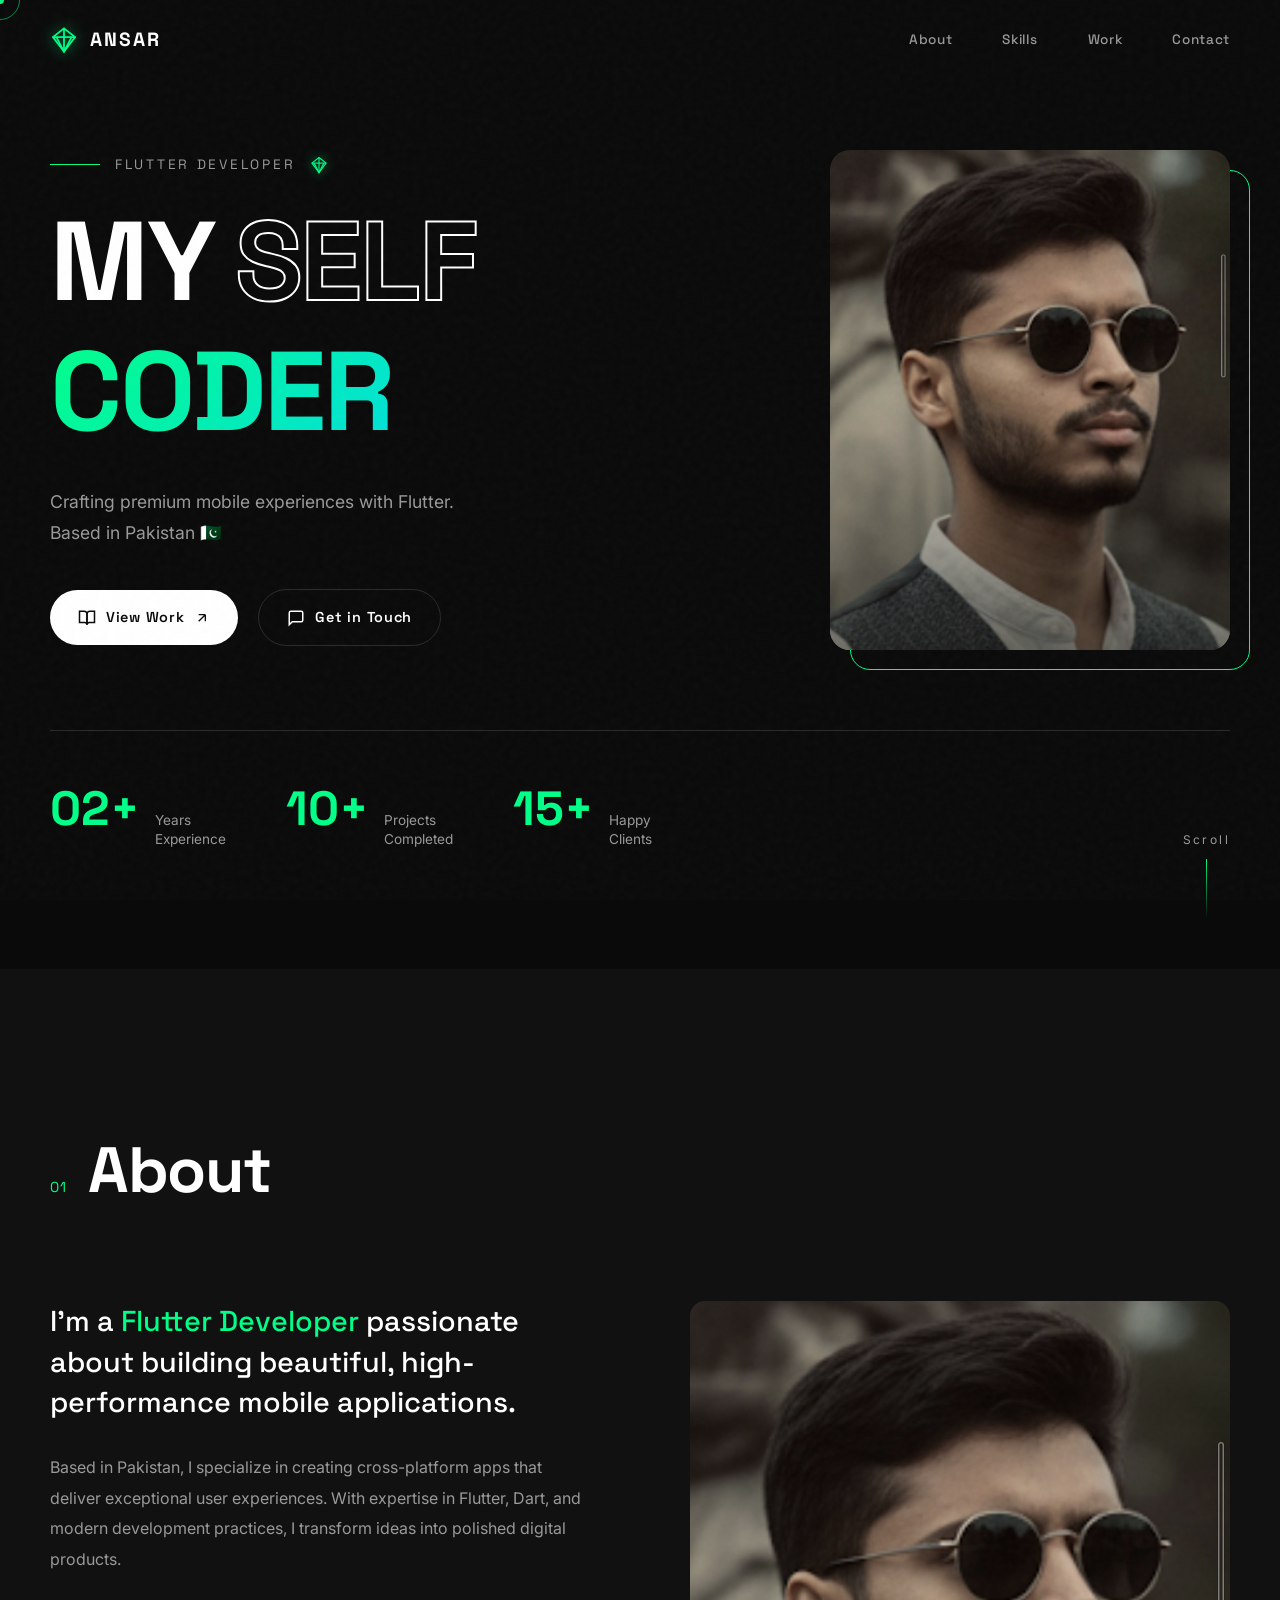
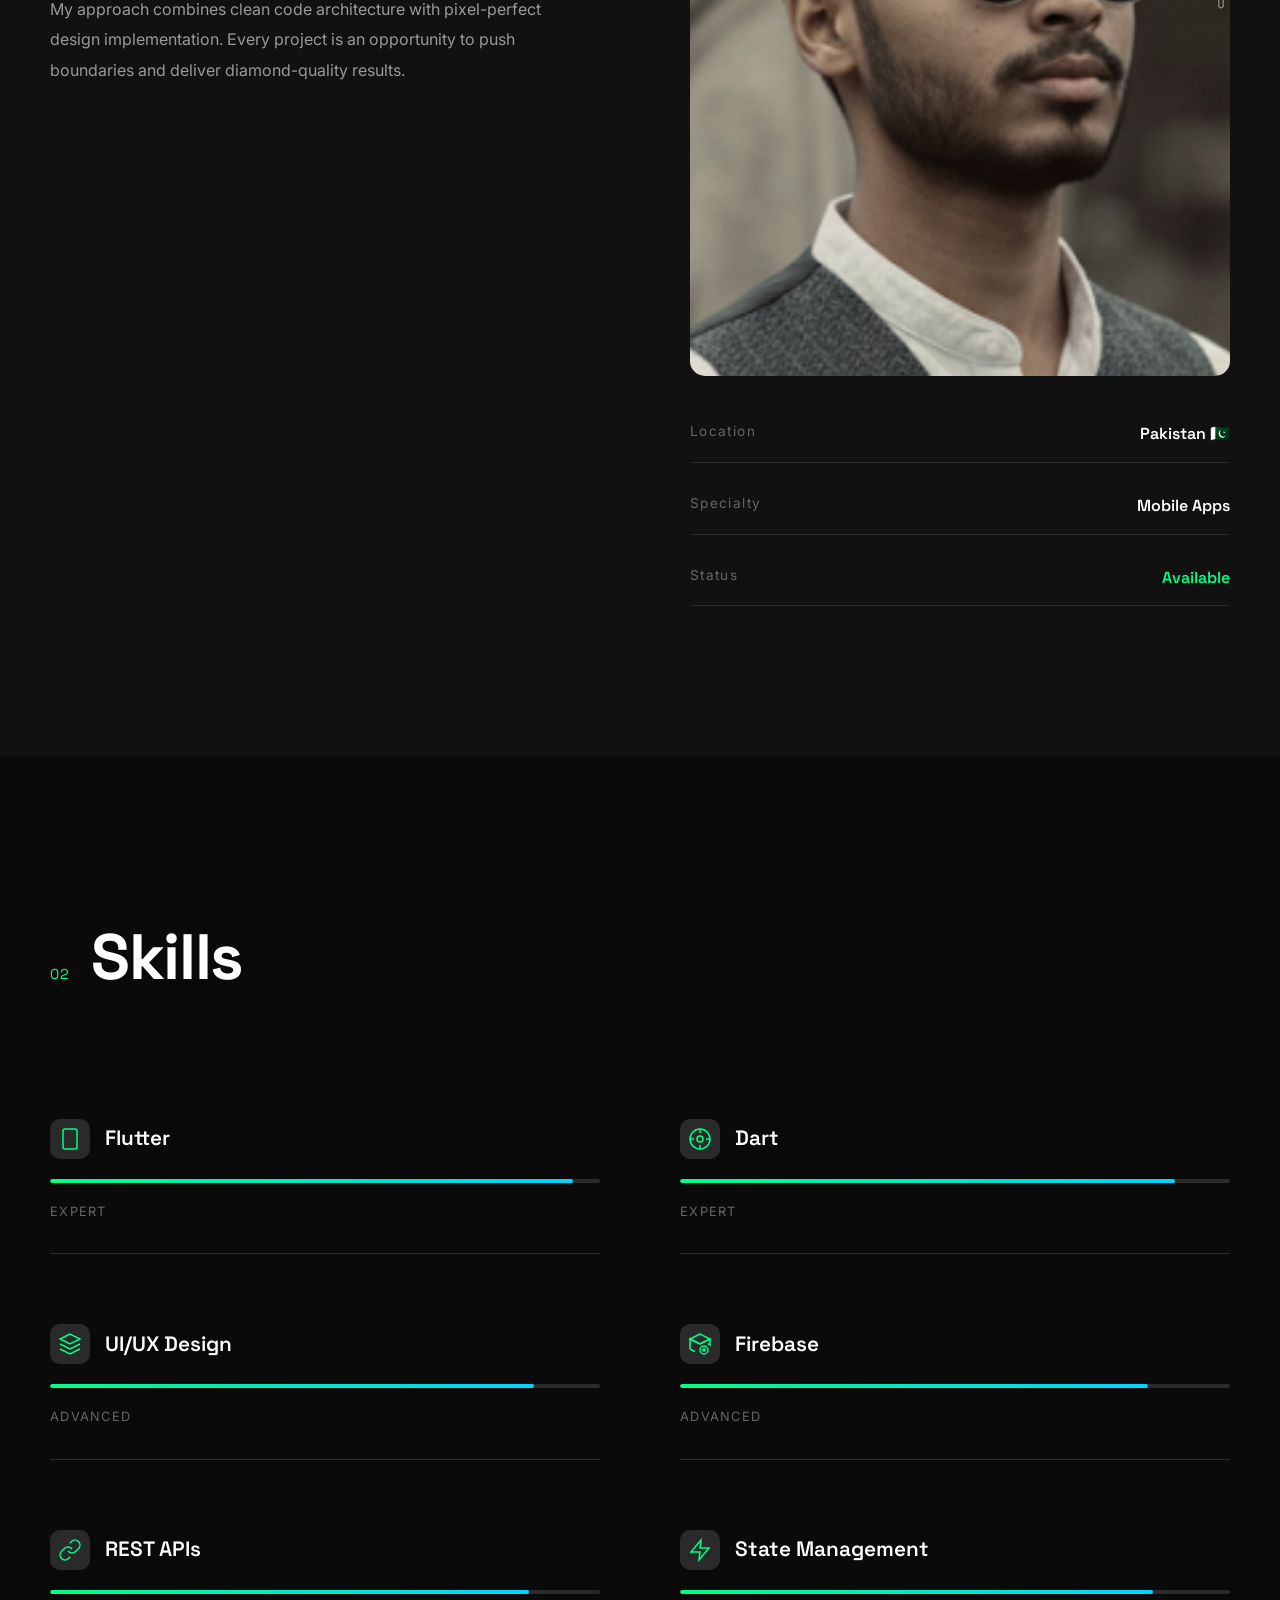
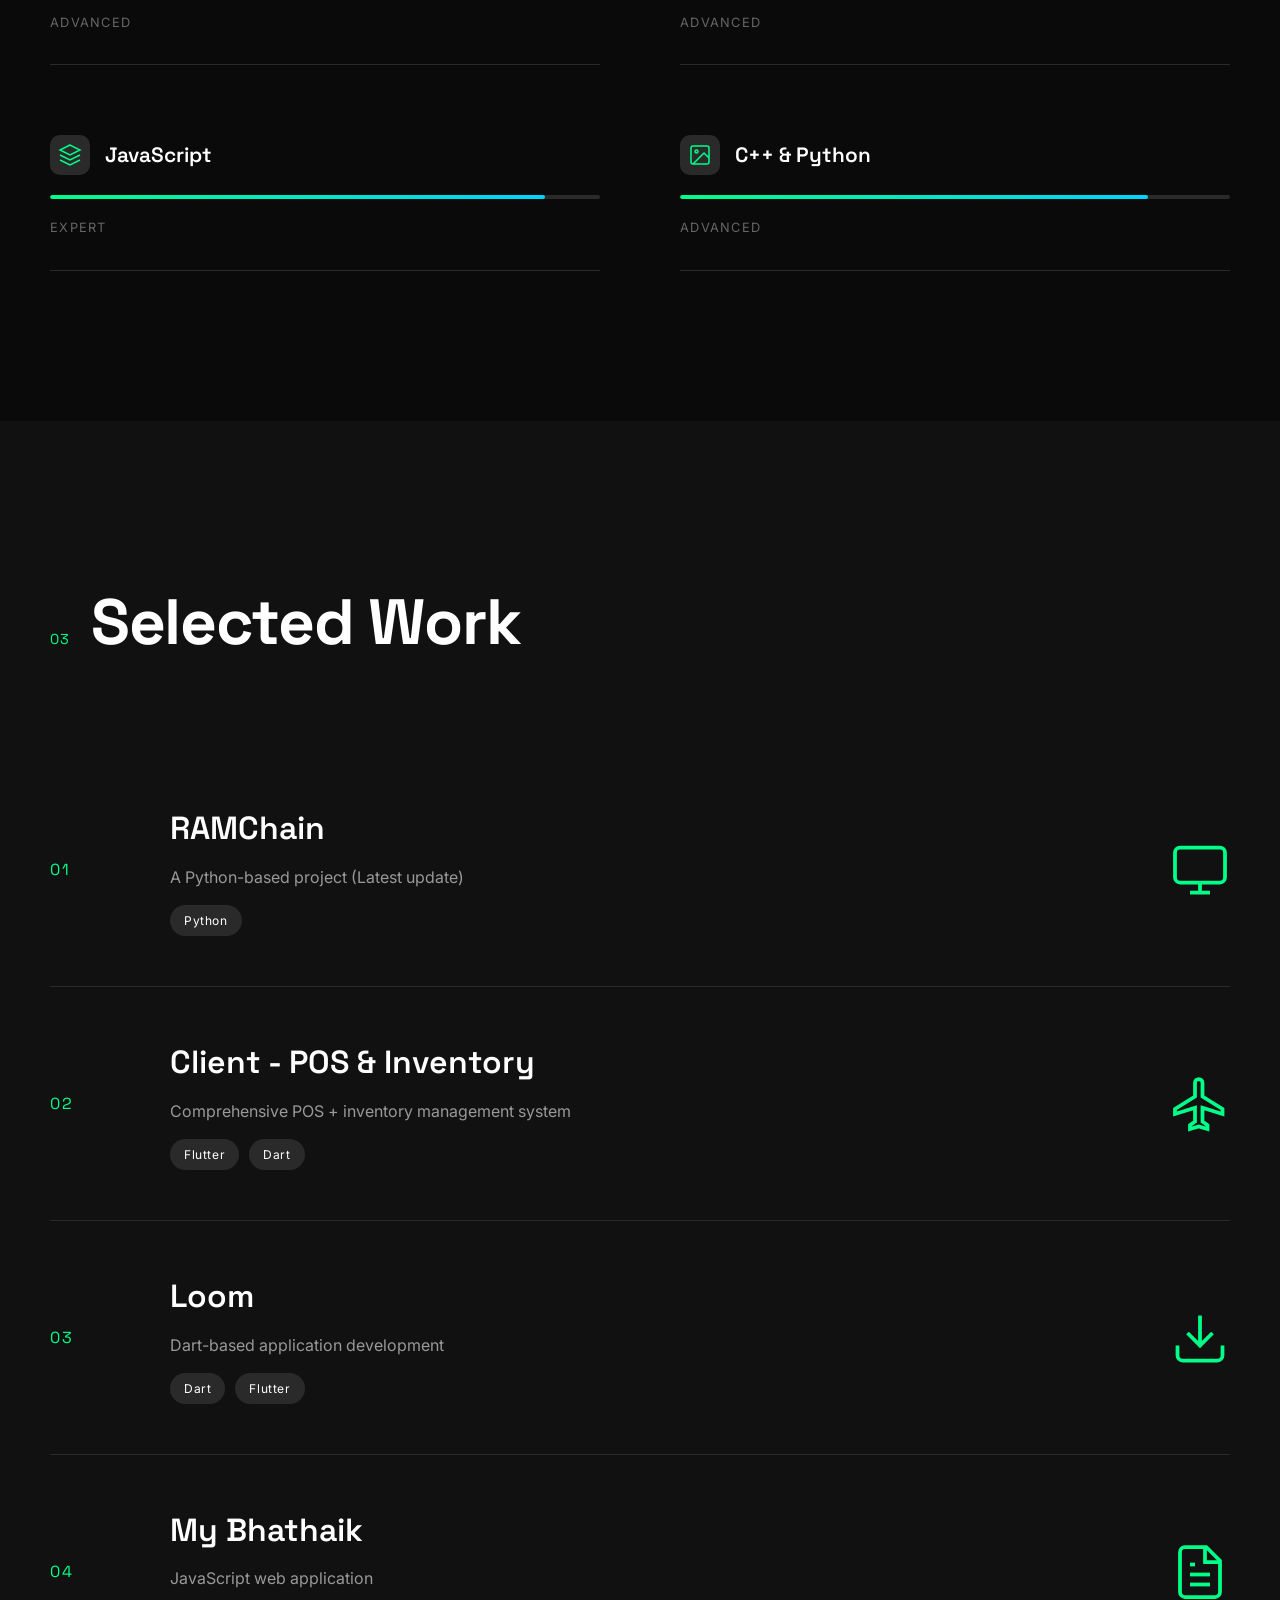
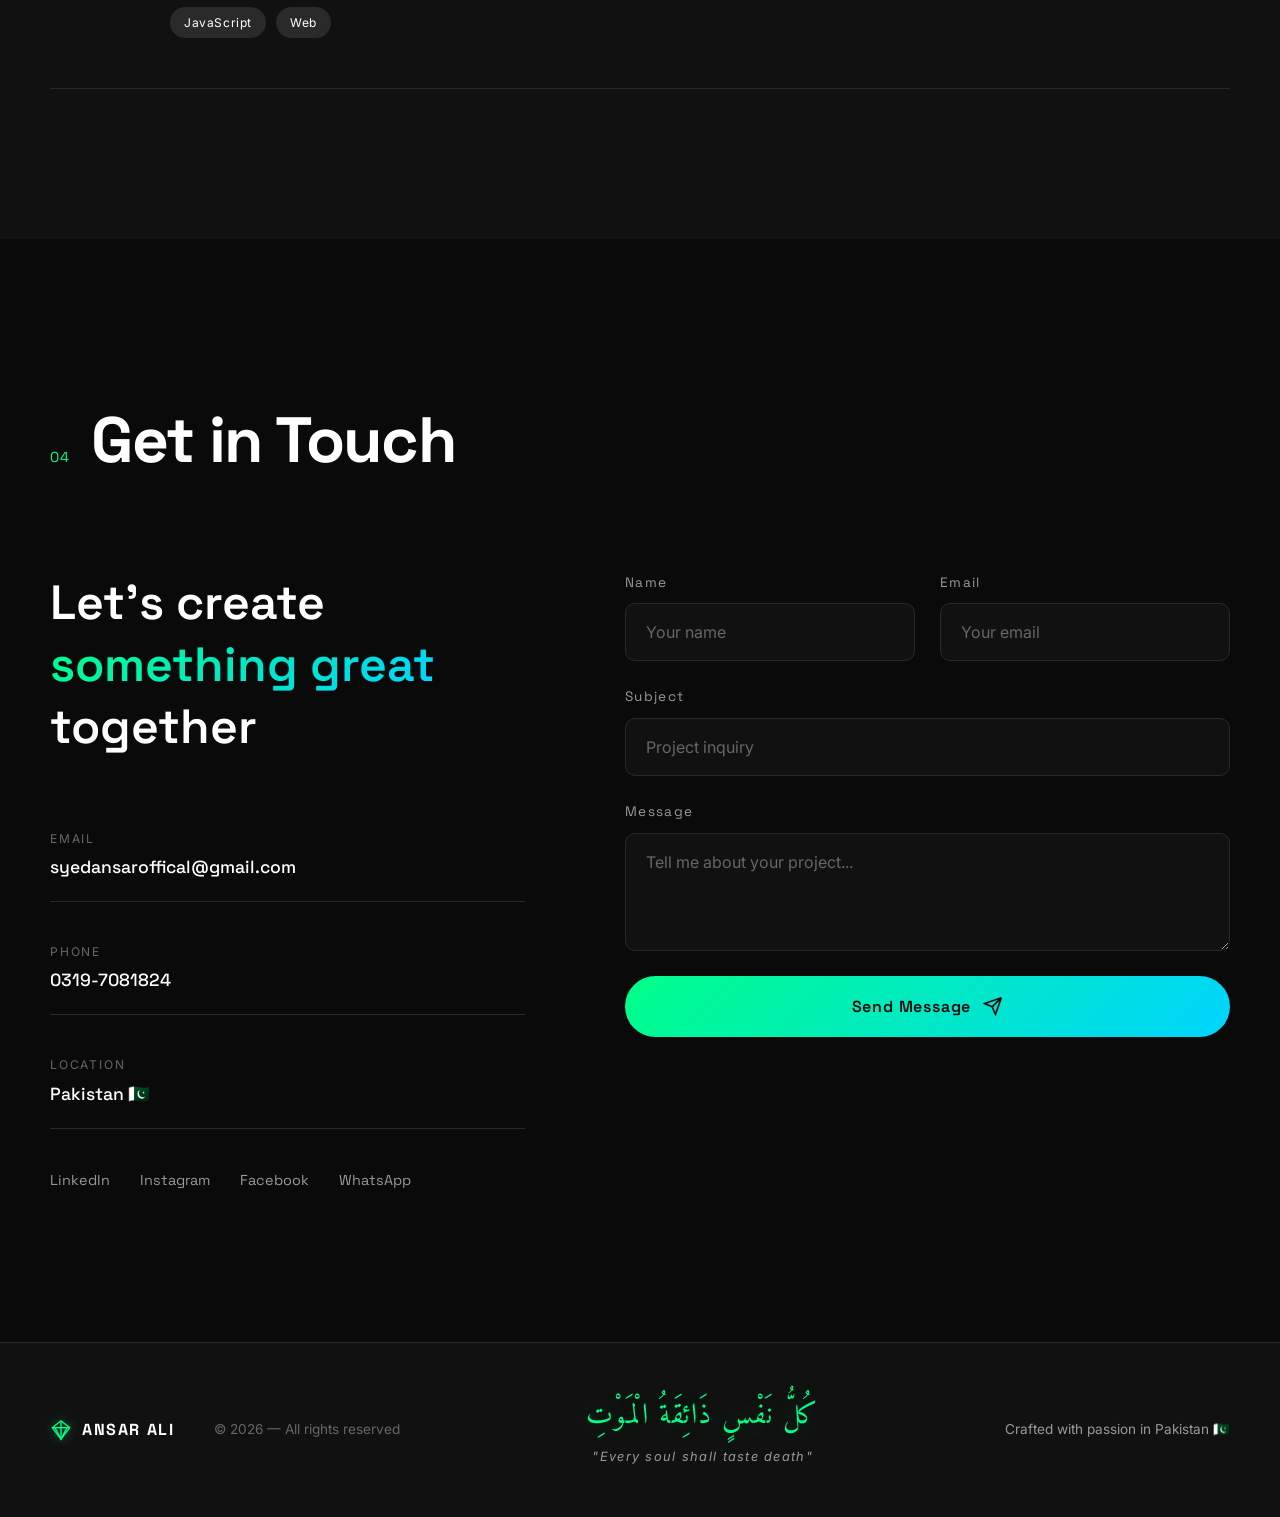
<file: index.html>
<!DOCTYPE html>
<html lang="en">
<head>
    <meta charset="UTF-8">
    <meta name="viewport" content="width=device-width, initial-scale=1.0">
    <meta name="description" content="Syed Ansar Ali - Flutter Developer">
    <title>Ansar Ali — Flutter Developer</title>
    <link rel="icon" type="image/jpeg" href="icons.jpg">
    <link rel="stylesheet" href="styles.css">
    <link rel="preconnect" href="https://fonts.googleapis.com">
    <link rel="preconnect" href="https://fonts.gstatic.com" crossorigin>
    <link href="https://fonts.googleapis.com/css2?family=Amiri:wght@400;700&family=Space+Grotesk:wght@300;400;500;600;700&family=Inter:wght@300;400;500;600;700&display=swap" rel="stylesheet">
</head>
<body>
    <!-- Cursor -->
    <div class="cursor" id="cursor"></div>
    <div class="cursor-follower" id="cursor-follower"></div>

    <!-- Noise Overlay -->
    <div class="noise"></div>

    <!-- Navigation -->
    <nav class="nav">
        <div class="nav-inner">
            <a href="#hero" class="nav-logo">
                <span class="logo-diamond">
                    <svg viewBox="0 0 24 24" fill="none" stroke="currentColor" stroke-width="1.5">
                        <path d="M2.5 9.5L12 2l9.5 7.5L12 22 2.5 9.5z"/>
                        <path d="M2.5 9.5h19"/>
                        <path d="M12 2v20"/>
                        <path d="M5.5 9.5L12 22l6.5-12.5"/>
                    </svg>
                </span>
                <span class="logo-text">ANSAR</span>
            </a>
            
            <div class="nav-links" id="nav-links">
                <a href="#about" class="nav-link" data-index="01">About</a>
                <a href="#skills" class="nav-link" data-index="02">Skills</a>
                <a href="#work" class="nav-link" data-index="03">Work</a>
                <a href="#contact" class="nav-link" data-index="04">Contact</a>
            </div>

            <div class="nav-toggle" id="nav-toggle">
                <span></span>
                <span></span>
            </div>
        </div>
    </nav>

    <!-- Hero Section -->
    <section class="hero" id="hero">
        <div class="hero-main">
            <div class="hero-content">
                <div class="hero-label">
                    <span class="label-line"></span>
                    <span>FLUTTER DEVELOPER</span>
                    <span class="label-diamond">
                        <svg viewBox="0 0 24 24" fill="none" stroke="currentColor" stroke-width="1.5">
                            <path d="M2.5 9.5L12 2l9.5 7.5L12 22 2.5 9.5z"/>
                            <path d="M2.5 9.5h19"/>
                            <path d="M12 2v20"/>
                            <path d="M5.5 9.5L12 22l6.5-12.5"/>
                        </svg>
                    </span>
                </div>
                
                <h1 class="hero-title">
                    <span class="title-line">
                        <span class="word">MY</span><span class="word outline">SELF</span>
                    </span>
                    <span class="title-line typing-line">
                        <span class="word typing-text" id="typing-text">CODER</span>
                        <span class="typing-cursor">|</span>
                    </span>
                </h1>

                <p class="hero-desc">
                    Crafting premium mobile experiences with Flutter.
                    <br>Based in Pakistan 🇵🇰
                </p>

                <div class="hero-cta">
                    <a href="#work" class="btn-primary">
                        <svg viewBox="0 0 24 24" fill="none" stroke="currentColor" stroke-width="2">
                            <path d="M2 3h6a4 4 0 0 1 4 4v14a3 3 0 0 0-3-3H2z"/>
                            <path d="M22 3h-6a4 4 0 0 0-4 4v14a3 3 0 0 1 3-3h7z"/>
                        </svg>
                        <span>View Work</span>
                        <svg class="arrow-icon" viewBox="0 0 24 24" fill="none" stroke="currentColor" stroke-width="2">
                            <path d="M7 17L17 7M17 7H7M17 7V17"/>
                        </svg>
                    </a>
                    <a href="#contact" class="btn-secondary">
                        <svg viewBox="0 0 24 24" fill="none" stroke="currentColor" stroke-width="2">
                            <path d="M21 15a2 2 0 0 1-2 2H7l-4 4V5a2 2 0 0 1 2-2h14a2 2 0 0 1 2 2z"/>
                        </svg>
                        <span>Get in Touch</span>
                    </a>
                </div>
            </div>

            <div class="hero-image">
                <div class="image-wrapper">
                    <img src="icons.jpg" alt="Syed Ansar Ali">
                    <div class="image-overlay"></div>
                </div>
                <div class="image-border"></div>
            </div>
        </div>

        <div class="hero-stats">
            <div class="stat">
                <span class="stat-number">02+</span>
                <span class="stat-label">Years<br>Experience</span>
            </div>
            <div class="stat">
                <span class="stat-number">10+</span>
                <span class="stat-label">Projects<br>Completed</span>
            </div>
            <div class="stat">
                <span class="stat-number">15+</span>
                <span class="stat-label">Happy<br>Clients</span>
            </div>
        </div>

        <div class="scroll-indicator">
            <span>Scroll</span>
            <div class="scroll-line"></div>
        </div>
    </section>

    <!-- About Section -->
    <section class="about" id="about">
        <div class="section-header">
            <span class="section-number">01</span>
            <h2 class="section-title">About</h2>
        </div>

        <div class="about-content">
            <div class="about-text">
                <p class="about-intro">
                    I'm a <span class="highlight">Flutter Developer</span> passionate about 
                    building beautiful, high-performance mobile applications.
                </p>
                <p class="about-body">
                    Based in Pakistan, I specialize in creating cross-platform apps that 
                    deliver exceptional user experiences. With expertise in Flutter, Dart, 
                    and modern development practices, I transform ideas into polished 
                    digital products.
                </p>
                <p class="about-body">
                    My approach combines clean code architecture with pixel-perfect design 
                    implementation. Every project is an opportunity to push boundaries and 
                    deliver diamond-quality results.
                </p>
            </div>

            <div class="about-image">
                <div class="about-img-wrapper">
                    <img src="icons.jpg" alt="Syed Ansar Ali">
                </div>
                <div class="about-details">
                    <div class="detail">
                        <span class="detail-label">Location</span>
                        <span class="detail-value">Pakistan 🇵🇰</span>
                    </div>
                    <div class="detail">
                        <span class="detail-label">Specialty</span>
                        <span class="detail-value">Mobile Apps</span>
                    </div>
                    <div class="detail">
                        <span class="detail-label">Status</span>
                        <span class="detail-value available">Available</span>
                    </div>
                </div>
            </div>
        </div>
    </section>

    <!-- Skills Section -->
    <section class="skills" id="skills">
        <div class="section-header">
            <span class="section-number">02</span>
            <h2 class="section-title">Skills</h2>
        </div>

        <div class="skills-grid">
            <div class="skill-item">
                <div class="skill-header">
                    <span class="skill-icon">
                        <svg viewBox="0 0 24 24" fill="none" stroke="currentColor" stroke-width="1.5">
                            <rect x="5" y="2" width="14" height="20" rx="2"/>
                            <path d="M12 18h.01"/>
                        </svg>
                    </span>
                    <span class="skill-name">Flutter</span>
                </div>
                <div class="skill-bar">
                    <div class="skill-fill" style="--width: 95%"></div>
                </div>
                <span class="skill-level">Expert</span>
            </div>

            <div class="skill-item">
                <div class="skill-header">
                    <span class="skill-icon">
                        <svg viewBox="0 0 24 24" fill="none" stroke="currentColor" stroke-width="1.5">
                            <circle cx="12" cy="12" r="10"/>
                            <circle cx="12" cy="12" r="3"/>
                            <path d="M12 2v4m0 12v4m10-10h-4M6 12H2"/>
                        </svg>
                    </span>
                    <span class="skill-name">Dart</span>
                </div>
                <div class="skill-bar">
                    <div class="skill-fill" style="--width: 90%"></div>
                </div>
                <span class="skill-level">Expert</span>
            </div>

            <div class="skill-item">
                <div class="skill-header">
                    <span class="skill-icon">
                        <svg viewBox="0 0 24 24" fill="none" stroke="currentColor" stroke-width="1.5">
                            <path d="M12 2L2 7l10 5 10-5-10-5z"/>
                            <path d="M2 17l10 5 10-5"/>
                            <path d="M2 12l10 5 10-5"/>
                        </svg>
                    </span>
                    <span class="skill-name">UI/UX Design</span>
                </div>
                <div class="skill-bar">
                    <div class="skill-fill" style="--width: 88%"></div>
                </div>
                <span class="skill-level">Advanced</span>
            </div>

            <div class="skill-item">
                <div class="skill-header">
                    <span class="skill-icon">
                        <svg viewBox="0 0 24 24" fill="none" stroke="currentColor" stroke-width="1.5">
                            <path d="M12 2L2 7l10 5 10-5-10-5z"/>
                            <path d="M19.5 12c.93 0 1.78.28 2.5.76V7l-10 5-10-5v10l5 2.5"/>
                            <circle cx="16" cy="18" r="4"/>
                            <path d="M16 16v4"/>
                            <path d="M14 18h4"/>
                        </svg>
                    </span>
                    <span class="skill-name">Firebase</span>
                </div>
                <div class="skill-bar">
                    <div class="skill-fill" style="--width: 85%"></div>
                </div>
                <span class="skill-level">Advanced</span>
            </div>

            <div class="skill-item">
                <div class="skill-header">
                    <span class="skill-icon">
                        <svg viewBox="0 0 24 24" fill="none" stroke="currentColor" stroke-width="1.5">
                            <path d="M10 13a5 5 0 0 0 7.54.54l3-3a5 5 0 0 0-7.07-7.07l-1.72 1.71"/>
                            <path d="M14 11a5 5 0 0 0-7.54-.54l-3 3a5 5 0 0 0 7.07 7.07l1.71-1.71"/>
                        </svg>
                    </span>
                    <span class="skill-name">REST APIs</span>
                </div>
                <div class="skill-bar">
                    <div class="skill-fill" style="--width: 87%"></div>
                </div>
                <span class="skill-level">Advanced</span>
            </div>

            <div class="skill-item">
                <div class="skill-header">
                    <span class="skill-icon">
                        <svg viewBox="0 0 24 24" fill="none" stroke="currentColor" stroke-width="1.5">
                            <polygon points="13 2 3 14 12 14 11 22 21 10 12 10 13 2"/>
                        </svg>
                    </span>
                    <span class="skill-name">State Management</span>
                </div>
                <div class="skill-bar">
                    <div class="skill-fill" style="--width: 86%"></div>
                </div>
                <span class="skill-level">Advanced</span>
            </div>

            <div class="skill-item">
                <div class="skill-header">
                    <span class="skill-icon">
                        <svg viewBox="0 0 24 24" fill="none" stroke="currentColor" stroke-width="1.5">
                            <path d="M12 2L2 7l10 5 10-5-10-5z"/>
                            <path d="M2 17l10 5 10-5"/>
                            <path d="M2 12l10 5 10-5"/>
                        </svg>
                    </span>
                    <span class="skill-name">JavaScript</span>
                </div>
                <div class="skill-bar">
                    <div class="skill-fill" style="--width: 90%"></div>
                </div>
                <span class="skill-level">Expert</span>
            </div>

            <div class="skill-item">
                <div class="skill-header">
                    <span class="skill-icon">
                        <svg viewBox="0 0 24 24" fill="none" stroke="currentColor" stroke-width="1.5">
                            <rect x="3" y="3" width="18" height="18" rx="2" ry="2"/>
                            <circle cx="8.5" cy="8.5" r="1.5"/>
                            <polyline points="21 15 16 10 5 21"/>
                        </svg>
                    </span>
                    <span class="skill-name">C++ & Python</span>
                </div>
                <div class="skill-bar">
                    <div class="skill-fill" style="--width: 85%"></div>
                </div>
                <span class="skill-level">Advanced</span>
            </div>
        </div>
    </section>

    <!-- Work Section -->
    <section class="work" id="work">
        <div class="section-header">
            <span class="section-number">03</span>
            <h2 class="section-title">Selected Work</h2>
        </div>

        <div class="work-list">
            <a href="https://github.com/syedxshah/RAMChain" target="_blank" style="text-decoration: none; color: inherit;">
                <article class="work-item">
                    <div class="work-index">01</div>
                    <div class="work-info">
                        <h3 class="work-title">RAMChain</h3>
                        <p class="work-desc">A Python-based project (Latest update)</p>
                        <div class="work-tags">
                            <span>Python</span>
                        </div>
                    </div>
                    <div class="work-icon">
                        <svg viewBox="0 0 24 24" fill="none" stroke="currentColor" stroke-width="1.5">
                            <rect x="2" y="3" width="20" height="14" rx="2"/>
                            <path d="M8 21h8m-4-4v4"/>
                        </svg>
                    </div>
                </article>
            </a>

            <a href="https://github.com/syedxshah/client" target="_blank" style="text-decoration: none; color: inherit;">
                <article class="work-item">
                    <div class="work-index">02</div>
                    <div class="work-info">
                        <h3 class="work-title">Client - POS & Inventory</h3>
                        <p class="work-desc">Comprehensive POS + inventory management system</p>
                        <div class="work-tags">
                            <span>Flutter</span>
                            <span>Dart</span>
                        </div>
                    </div>
                    <div class="work-icon">
                        <svg viewBox="0 0 24 24" fill="none" stroke="currentColor" stroke-width="1.5">
                            <path d="M21 16v-2l-8-5V3.5a1.5 1.5 0 0 0-3 0V9l-8 5v2l8-2.5V19l-2 1.5V22l3.5-1 3.5 1v-1.5L13 19v-5.5l8 2.5z"/>
                        </svg>
                    </div>
                </article>
            </a>

            <a href="https://github.com/syedxshah/loom" target="_blank" style="text-decoration: none; color: inherit;">
                <article class="work-item">
                    <div class="work-index">03</div>
                    <div class="work-info">
                        <h3 class="work-title">Loom</h3>
                        <p class="work-desc">Dart-based application development</p>
                        <div class="work-tags">
                            <span>Dart</span>
                            <span>Flutter</span>
                        </div>
                    </div>
                    <div class="work-icon">
                        <svg viewBox="0 0 24 24" fill="none" stroke="currentColor" stroke-width="1.5">
                            <path d="M21 15v4a2 2 0 0 1-2 2H5a2 2 0 0 1-2-2v-4"/>
                            <polyline points="7 10 12 15 17 10"/>
                            <line x1="12" y1="15" x2="12" y2="3"/>
                        </svg>
                    </div>
                </article>
            </a>

            <a href="https://github.com/syedxshah/my_bhathaik" target="_blank" style="text-decoration: none; color: inherit;">
                <article class="work-item">
                    <div class="work-index">04</div>
                    <div class="work-info">
                        <h3 class="work-title">My Bhathaik</h3>
                        <p class="work-desc">JavaScript web application</p>
                        <div class="work-tags">
                            <span>JavaScript</span>
                            <span>Web</span>
                        </div>
                    </div>
                    <div class="work-icon">
                        <svg viewBox="0 0 24 24" fill="none" stroke="currentColor" stroke-width="1.5">
                            <path d="M14.5 2H6a2 2 0 0 0-2 2v16a2 2 0 0 0 2 2h12a2 2 0 0 0 2-2V7.5L14.5 2z"/>
                            <polyline points="14 2 14 8 20 8"/>
                            <line x1="16" y1="13" x2="8" y2="13"/>
                            <line x1="16" y1="17" x2="8" y2="17"/>
                            <line x1="10" y1="9" x2="8" y2="9"/>
                        </svg>
                    </div>
                </article>
            </a>
        </div>
    </section>

    <!-- Contact Section -->
    <section class="contact" id="contact">
        <div class="section-header">
            <span class="section-number">04</span>
            <h2 class="section-title">Get in Touch</h2>
        </div>

        <div class="contact-content">
            <div class="contact-left">
                <h3 class="contact-cta">
                    Let's create<br>
                    <span class="gradient-text">something great</span><br>
                    together
                </h3>
                
                <div class="contact-links">
                    <a href="mailto:syedansaroffical@gmail.com" class="contact-link">
                        <span class="link-label">Email</span>
                        <span class="link-value">syedansaroffical@gmail.com</span>
                    </a>
                    <a href="tel:03197081824" class="contact-link">
                        <span class="link-label">Phone</span>
                        <span class="link-value">0319-7081824</span>
                    </a>
                    <div class="contact-link">
                        <span class="link-label">Location</span>
                        <span class="link-value">Pakistan 🇵🇰</span>
                    </div>
                </div>

                <div class="social-links">
                    <a href="https://linkedin.com/in/syed-ansar-ali-255274377" target="_blank" class="social-link">LinkedIn</a>
                    <a href="https://www.instagram.com/syedx_shah0/" target="_blank" class="social-link">Instagram</a>
                    <a href="https://www.facebook.com/share/16vFjoQy7F/" target="_blank" class="social-link">Facebook</a>
                    <a href="https://wa.link/9o5nlo" target="_blank" class="social-link">WhatsApp</a>
                </div>
            </div>

            <div class="contact-right">
                <form class="contact-form" id="contact-form">
                    <div class="form-row">
                        <div class="form-group">
                            <label>Name</label>
                            <input type="text" name="name" placeholder="Your name" required>
                        </div>
                        <div class="form-group">
                            <label>Email</label>
                            <input type="email" name="email" placeholder="Your email" required>
                        </div>
                    </div>
                    <div class="form-group">
                        <label>Subject</label>
                        <input type="text" name="subject" placeholder="Project inquiry" required>
                    </div>
                    <div class="form-group">
                        <label>Message</label>
                        <textarea name="message" rows="4" placeholder="Tell me about your project..." required></textarea>
                    </div>
                    <button type="submit" class="btn-submit">
                        <span>Send Message</span>
                        <svg viewBox="0 0 24 24" fill="none" stroke="currentColor" stroke-width="2">
                            <path d="M22 2L11 13M22 2L15 22L11 13M22 2L2 9L11 13"/>
                        </svg>
                    </button>
                </form>
            </div>
        </div>
    </section>

    <!-- Footer -->
    <footer class="footer">
        <div class="footer-inner">
            <div class="footer-left">
                <span class="footer-logo">
                    <svg class="footer-diamond" viewBox="0 0 24 24" fill="none" stroke="currentColor" stroke-width="1.5">
                        <path d="M2.5 9.5L12 2l9.5 7.5L12 22 2.5 9.5z"/>
                        <path d="M2.5 9.5h19"/>
                        <path d="M12 2v20"/>
                        <path d="M5.5 9.5L12 22l6.5-12.5"/>
                    </svg>
                    ANSAR ALI
                </span>
                <span class="footer-copy">© 2026 — All rights reserved</span>
            </div>
            <div class="footer-center">
                <span class="quran-verse">كُلُّ نَفْسٍ ذَائِقَةُ الْمَوْتِ</span>
                <span class="verse-translation">"Every soul shall taste death"</span>
            </div>
            <div class="footer-right">
                <span>Crafted with passion in Pakistan 🇵🇰</span>
            </div>
        </div>
    </footer>

    <script src="script.js"></script>
</body>
</html>
</file>
<file: styles.css>
/* ============================================
   IGLOO.INC INSPIRED PORTFOLIO
   Dark | Minimal | Premium | Animated
   💎 Syed Ansar Ali
   ============================================ */

/* === Variables === */
:root {
    --black: #0a0a0a;
    --dark: #111111;
    --dark-2: #1a1a1a;
    --gray-dark: #2a2a2a;
    --gray: #666666;
    --gray-light: #999999;
    --white: #ffffff;
    --white-soft: #f5f5f5;
    
    --accent: #00ff88;
    --accent-2: #00d4ff;
    --gradient: linear-gradient(135deg, var(--accent), var(--accent-2));
    
    --font-display: 'Space Grotesk', sans-serif;
    --font-body: 'Inter', sans-serif;
    
    --ease: cubic-bezier(0.16, 1, 0.3, 1);
    --ease-out: cubic-bezier(0.33, 1, 0.68, 1);
}

/* === Reset === */
*, *::before, *::after {
    margin: 0;
    padding: 0;
    box-sizing: border-box;
}

html {
    scroll-behavior: smooth;
    font-size: 16px;
}

body {
    font-family: var(--font-body);
    background: var(--black);
    color: var(--white);
    line-height: 1.6;
    overflow-x: hidden;
    cursor: none;
    -webkit-user-select: none;
    -moz-user-select: none;
    -ms-user-select: none;
    user-select: none;
    -webkit-touch-callout: none;
    -webkit-tap-highlight-color: transparent;
}

input, textarea, button {
    -webkit-user-select: text;
    -moz-user-select: text;
    -ms-user-select: text;
    user-select: text;
}

/* Prevent text selection highlighting */
*:not(input):not(textarea) {
    -webkit-user-select: none;
    -moz-user-select: none;
    -ms-user-select: none;
    user-select: none;
}

/* Prevent image save on mobile */
img {
    -webkit-user-drag: none;
    -khtml-user-drag: none;
    -moz-user-drag: none;
    -o-user-drag: none;
    user-drag: none;
    pointer-events: none;
}

::selection {
    background: var(--accent);
    color: var(--black);
}

img {
    max-width: 100%;
    display: block;
}

a {
    color: inherit;
    text-decoration: none;
}

/* === Custom Cursor === */
.cursor {
    width: 8px;
    height: 8px;
    background: var(--accent);
    border-radius: 50%;
    position: fixed;
    pointer-events: none;
    z-index: 9999;
    transform: translate(-50%, -50%);
    transition: transform 0.1s ease, width 0.3s ease, height 0.3s ease;
    mix-blend-mode: difference;
}

.cursor-follower {
    width: 40px;
    height: 40px;
    border: 1px solid var(--accent);
    border-radius: 50%;
    position: fixed;
    pointer-events: none;
    z-index: 9998;
    transform: translate(-50%, -50%);
    transition: transform 0.15s ease, width 0.3s ease, height 0.3s ease, opacity 0.3s ease;
    opacity: 0.5;
}

.cursor.hover {
    width: 60px;
    height: 60px;
    background: transparent;
    border: 1px solid var(--accent);
    mix-blend-mode: normal;
}

.cursor-follower.hover {
    width: 80px;
    height: 80px;
    opacity: 0.2;
}

/* === Noise Overlay === */
.noise {
    position: fixed;
    top: 0;
    left: 0;
    width: 100%;
    height: 100%;
    pointer-events: none;
    z-index: 9000;
    opacity: 0.03;
    background-image: url("data:image/svg+xml,%3Csvg viewBox='0 0 200 200' xmlns='http://www.w3.org/2000/svg'%3E%3Cfilter id='noise'%3E%3CfeTurbulence type='fractalNoise' baseFrequency='0.65' numOctaves='3' stitchTiles='stitch'/%3E%3C/filter%3E%3Crect width='100%' height='100%' filter='url(%23noise)'/%3E%3C/svg%3E");
}

/* === Navigation === */
.nav {
    position: fixed;
    top: 0;
    left: 0;
    width: 100%;
    padding: 25px 50px;
    z-index: 1000;
    transition: all 0.5s var(--ease);
}

.nav.scrolled {
    padding: 15px 50px;
    background: rgba(10, 10, 10, 0.9);
    backdrop-filter: blur(20px);
}

.nav-inner {
    display: flex;
    justify-content: space-between;
    align-items: center;
    max-width: 1600px;
    margin: 0 auto;
}

.nav-logo {
    display: flex;
    align-items: center;
    gap: 12px;
    font-family: var(--font-display);
    font-size: 1.2rem;
    font-weight: 700;
    letter-spacing: 0.1em;
}

.logo-diamond {
    display: flex;
    align-items: center;
    justify-content: center;
    animation: diamondPulse 2s ease-in-out infinite;
}

.logo-diamond svg {
    width: 28px;
    height: 28px;
    stroke: var(--accent);
    filter: drop-shadow(0 0 8px rgba(0, 255, 136, 0.5));
}

@keyframes diamondPulse {
    0%, 100% { transform: scale(1); }
    50% { transform: scale(1.1); }
}

.nav-links {
    display: flex;
    gap: 50px;
}

.nav-link {
    position: relative;
    font-family: var(--font-display);
    font-size: 0.85rem;
    font-weight: 500;
    letter-spacing: 0.05em;
    color: var(--gray-light);
    transition: color 0.3s ease;
}

.nav-link::before {
    content: attr(data-index);
    position: absolute;
    top: -15px;
    left: 0;
    font-size: 0.6rem;
    color: var(--accent);
    opacity: 0;
    transform: translateY(5px);
    transition: all 0.3s ease;
}

.nav-link:hover {
    color: var(--white);
}

.nav-link:hover::before {
    opacity: 1;
    transform: translateY(0);
}

.nav-toggle {
    display: none;
    flex-direction: column;
    gap: 6px;
    cursor: pointer;
    padding: 10px;
}

.nav-toggle span {
    width: 25px;
    height: 2px;
    background: var(--white);
    transition: all 0.3s ease;
}

/* === Hero Section === */
.hero {
    min-height: 100vh;
    display: flex;
    flex-direction: column;
    justify-content: center;
    padding: 150px 50px 120px;
    position: relative;
    max-width: 1600px;
    margin: 0 auto;
}

.hero-main {
    display: flex;
    align-items: center;
    justify-content: space-between;
    gap: 60px;
    width: 100%;
}

.hero-content {
    flex: 1;
    max-width: 700px;
}

.hero-label {
    display: flex;
    align-items: center;
    gap: 15px;
    margin-bottom: 30px;
    font-family: var(--font-display);
    font-size: 0.85rem;
    letter-spacing: 0.2em;
    color: var(--gray-light);
}

.label-line {
    width: 50px;
    height: 1px;
    background: var(--accent);
}

.label-diamond {
    display: flex;
    align-items: center;
    animation: diamondPulse 2s ease-in-out infinite;
}

.label-diamond svg {
    width: 18px;
    height: 18px;
    stroke: var(--accent);
    filter: drop-shadow(0 0 6px rgba(0, 255, 136, 0.5));
}

.hero-title {
    margin-bottom: 30px;
}

.title-line {
    display: block;
    overflow: hidden;
}

.word {
    display: inline-block;
    font-family: var(--font-display);
    font-size: clamp(3rem, 10vw, 7rem);
    font-weight: 700;
    line-height: 1;
    letter-spacing: -0.02em;
    margin-right: 20px;
    animation: wordReveal 1s var(--ease) forwards;
    animation-delay: calc(var(--i, 0) * 0.1s);
}

.word.outline {
    color: transparent;
    -webkit-text-stroke: 2px var(--white);
}

@keyframes wordReveal {
    from {
        transform: translateY(100%);
        opacity: 0;
    }
    to {
        transform: translateY(0);
        opacity: 1;
    }
}

.hero-desc {
    font-size: 1.1rem;
    color: var(--gray-light);
    max-width: 450px;
    margin-bottom: 40px;
    line-height: 1.8;
}

.hero-cta {
    display: flex;
    align-items: center;
    gap: 20px;
    flex-wrap: wrap;
}

.btn-primary {
    display: inline-flex;
    align-items: center;
    gap: 10px;
    padding: 16px 28px;
    background: var(--white);
    color: var(--black);
    font-family: var(--font-display);
    font-size: 0.9rem;
    font-weight: 600;
    letter-spacing: 0.05em;
    border-radius: 50px;
    transition: all 0.4s var(--ease);
}

.btn-primary svg {
    width: 18px;
    height: 18px;
    transition: transform 0.3s ease;
}

.btn-primary svg.arrow-icon {
    width: 16px;
    height: 16px;
}

.btn-primary:hover {
    background: var(--accent);
    transform: translateY(-2px);
    box-shadow: 0 20px 40px rgba(0, 255, 136, 0.2);
}

.btn-primary:hover svg.arrow-icon {
    transform: translate(3px, -3px);
}

.btn-secondary {
    display: inline-flex;
    align-items: center;
    gap: 10px;
    padding: 16px 28px;
    background: transparent;
    color: var(--white);
    font-family: var(--font-display);
    font-size: 0.9rem;
    font-weight: 600;
    letter-spacing: 0.05em;
    border-radius: 50px;
    border: 1px solid var(--gray-dark);
    transition: all 0.4s var(--ease);
}

.btn-secondary svg {
    width: 18px;
    height: 18px;
    transition: transform 0.3s ease;
}

.btn-secondary:hover {
    border-color: var(--accent);
    color: var(--accent);
    transform: translateY(-2px);
    box-shadow: 0 15px 35px rgba(0, 255, 136, 0.1);
}

.btn-secondary:hover svg {
    transform: scale(1.1);
}

/* Typing Animation */
.typing-line {
    display: flex;
    align-items: center;
    margin-top: 10px;
    min-height: clamp(3.5rem, 10vw, 8rem);
}

.typing-text {
    display: inline-block;
    min-width: clamp(200px, 50vw, 550px);
    background: var(--gradient);
    -webkit-background-clip: text;
    -webkit-text-fill-color: transparent;
    background-clip: text;
}

.typing-cursor {
    display: inline-block;
    font-weight: 300;
    color: var(--accent);
    animation: blink 1s infinite;
    margin-left: 5px;
    font-size: clamp(2rem, 8vw, 5rem);
}

@keyframes blink {
    0%, 50% { opacity: 1; }
    51%, 100% { opacity: 0; }
}

/* Hero Image */
.hero-image {
    position: relative;
    width: 400px;
    min-width: 350px;
    height: 500px;
    flex-shrink: 0;
}

.image-wrapper {
    width: 100%;
    height: 100%;
    overflow: hidden;
    border-radius: 20px;
    position: relative;
}

.image-wrapper img {
    width: 100%;
    height: 100%;
    object-fit: cover;
    filter: grayscale(20%);
    transition: all 0.5s ease;
}

.image-wrapper:hover img {
    filter: grayscale(0%);
    transform: scale(1.05);
}

.image-overlay {
    position: absolute;
    top: 0;
    left: 0;
    width: 100%;
    height: 100%;
    background: linear-gradient(180deg, transparent 50%, rgba(0,0,0,0.5) 100%);
}

.image-border {
    position: absolute;
    top: 20px;
    left: 20px;
    width: 100%;
    height: 100%;
    border: 1px solid var(--accent);
    border-radius: 20px;
    z-index: -1;
}

/* Hero Stats */
.hero-stats {
    display: flex;
    justify-content: flex-start;
    gap: 60px;
    margin-top: 80px;
    padding-top: 40px;
    border-top: 1px solid var(--gray-dark);
}

.stat {
    display: flex;
    align-items: baseline;
    gap: 15px;
}

.stat-number {
    font-family: var(--font-display);
    font-size: 3rem;
    font-weight: 700;
    color: var(--accent);
}

.stat-label {
    font-size: 0.85rem;
    color: var(--gray-light);
    line-height: 1.4;
}

/* Scroll Indicator */
.scroll-indicator {
    position: absolute;
    bottom: 50px;
    right: 50px;
    display: flex;
    flex-direction: column;
    align-items: center;
    gap: 10px;
    font-size: 0.75rem;
    letter-spacing: 0.2em;
    color: var(--gray-light);
}

.scroll-line {
    width: 1px;
    height: 60px;
    background: linear-gradient(180deg, var(--accent), transparent);
    animation: scrollLine 2s ease-in-out infinite;
}

@keyframes scrollLine {
    0%, 100% { transform: scaleY(1); opacity: 1; }
    50% { transform: scaleY(0.5); opacity: 0.5; }
}

/* === Section Styles === */
section {
    padding: 150px 50px;
    max-width: 1600px;
    margin: 0 auto;
}

.section-header {
    display: flex;
    align-items: baseline;
    gap: 20px;
    margin-bottom: 80px;
}

.section-number {
    font-family: var(--font-display);
    font-size: 0.9rem;
    color: var(--accent);
    letter-spacing: 0.1em;
}

.section-title {
    font-family: var(--font-display);
    font-size: clamp(2rem, 5vw, 4rem);
    font-weight: 700;
    letter-spacing: -0.02em;
}

/* === About Section === */
.about {
    background: var(--dark);
}

.about-content {
    display: grid;
    grid-template-columns: 1fr 1fr;
    gap: 100px;
    align-items: start;
}

.about-intro {
    font-family: var(--font-display);
    font-size: 1.8rem;
    font-weight: 500;
    line-height: 1.4;
    margin-bottom: 30px;
}

.highlight {
    color: var(--accent);
}

.about-body {
    font-size: 1rem;
    color: var(--gray-light);
    line-height: 1.9;
    margin-bottom: 20px;
}

.about-img-wrapper {
    width: 100%;
    aspect-ratio: 4/5;
    overflow: hidden;
    border-radius: 15px;
    margin-bottom: 30px;
}

.about-img-wrapper img {
    width: 100%;
    height: 100%;
    object-fit: cover;
    filter: grayscale(30%);
    transition: all 0.5s ease;
}

.about-img-wrapper:hover img {
    filter: grayscale(0%);
    transform: scale(1.03);
}

.about-details {
    display: flex;
    flex-direction: column;
    gap: 15px;
}

.detail {
    display: flex;
    justify-content: space-between;
    padding: 15px 0;
    border-bottom: 1px solid var(--gray-dark);
}

.detail-label {
    font-size: 0.85rem;
    color: var(--gray);
    letter-spacing: 0.1em;
}

.detail-value {
    font-family: var(--font-display);
    font-weight: 600;
}

.detail-value.available {
    color: var(--accent);
}

/* === Skills Section === */
.skills-grid {
    display: grid;
    grid-template-columns: repeat(2, 1fr);
    gap: 40px 80px;
}

.skill-item {
    padding: 30px 0;
    border-bottom: 1px solid var(--gray-dark);
}

.skill-header {
    display: flex;
    align-items: center;
    gap: 15px;
    margin-bottom: 20px;
}

.skill-icon {
    width: 40px;
    height: 40px;
    display: flex;
    align-items: center;
    justify-content: center;
    background: var(--gray-dark);
    border-radius: 10px;
    padding: 8px;
}

.skill-icon svg {
    width: 24px;
    height: 24px;
    stroke: var(--accent);
}

.skill-name {
    font-family: var(--font-display);
    font-size: 1.3rem;
    font-weight: 600;
}

.skill-bar {
    height: 4px;
    background: var(--gray-dark);
    border-radius: 2px;
    overflow: hidden;
    margin-bottom: 15px;
}

.skill-fill {
    height: 100%;
    width: 0;
    background: var(--gradient);
    border-radius: 2px;
    transition: width 1.5s var(--ease);
}

.skill-fill.animate {
    width: var(--width);
}

.skill-level {
    font-size: 0.8rem;
    color: var(--gray);
    letter-spacing: 0.1em;
    text-transform: uppercase;
}

/* === Work Section === */
.work {
    background: var(--dark);
}

.work-list {
    display: flex;
    flex-direction: column;
}

.work-item {
    display: grid;
    grid-template-columns: 80px 1fr 80px;
    gap: 40px;
    align-items: center;
    padding: 50px 0;
    border-bottom: 1px solid var(--gray-dark);
    transition: all 0.4s ease;
    cursor: pointer;
}

.work-item:hover {
    padding-left: 30px;
    background: var(--dark-2);
}

.work-index {
    font-family: var(--font-display);
    font-size: 1rem;
    color: var(--accent);
    letter-spacing: 0.1em;
}

.work-title {
    font-family: var(--font-display);
    font-size: 2rem;
    font-weight: 600;
    margin-bottom: 10px;
    transition: color 0.3s ease;
}

.work-item:hover .work-title {
    color: var(--accent);
}

.work-desc {
    font-size: 1rem;
    color: var(--gray-light);
    margin-bottom: 15px;
}

.work-tags {
    display: flex;
    gap: 10px;
    flex-wrap: wrap;
}

.work-tags span {
    padding: 6px 14px;
    background: var(--gray-dark);
    font-size: 0.75rem;
    letter-spacing: 0.05em;
    border-radius: 20px;
}

.work-icon {
    width: 60px;
    height: 60px;
    justify-self: end;
    transition: transform 0.4s ease;
    display: flex;
    align-items: center;
    justify-content: center;
}

.work-icon svg {
    width: 100%;
    height: 100%;
    stroke: var(--accent);
    transition: stroke 0.3s ease;
}

.work-item:hover .work-icon svg {
    stroke: var(--white);
}

.work-item:hover .work-icon {
    transform: scale(1.2) rotate(5deg);
}

/* === Contact Section === */
.contact-content {
    display: grid;
    grid-template-columns: 1fr 1fr;
    gap: 100px;
}

.contact-cta {
    font-family: var(--font-display);
    font-size: clamp(2rem, 4vw, 3rem);
    font-weight: 600;
    line-height: 1.3;
    margin-bottom: 50px;
}

.gradient-text {
    background: var(--gradient);
    -webkit-background-clip: text;
    -webkit-text-fill-color: transparent;
    background-clip: text;
}

.contact-links {
    display: flex;
    flex-direction: column;
    gap: 20px;
    margin-bottom: 40px;
}

.contact-link {
    display: flex;
    flex-direction: column;
    gap: 5px;
    padding: 20px 0;
    border-bottom: 1px solid var(--gray-dark);
    transition: all 0.3s ease;
}

.contact-link:hover {
    padding-left: 20px;
    border-color: var(--accent);
}

.link-label {
    font-size: 0.75rem;
    color: var(--gray);
    letter-spacing: 0.15em;
    text-transform: uppercase;
}

.link-value {
    font-family: var(--font-display);
    font-size: 1.1rem;
    font-weight: 500;
}

.social-links {
    display: flex;
    gap: 30px;
}

.social-link {
    font-family: var(--font-display);
    font-size: 0.9rem;
    color: var(--gray-light);
    position: relative;
}

.social-link::after {
    content: '';
    position: absolute;
    bottom: -5px;
    left: 0;
    width: 0;
    height: 1px;
    background: var(--accent);
    transition: width 0.3s ease;
}

.social-link:hover {
    color: var(--white);
}

.social-link:hover::after {
    width: 100%;
}

/* Contact Form */
.contact-form {
    display: flex;
    flex-direction: column;
    gap: 25px;
}

.form-row {
    display: grid;
    grid-template-columns: 1fr 1fr;
    gap: 25px;
}

.form-group {
    display: flex;
    flex-direction: column;
    gap: 10px;
}

.form-group label {
    font-family: var(--font-display);
    font-size: 0.85rem;
    letter-spacing: 0.1em;
    color: var(--gray-light);
}

.form-group input,
.form-group textarea {
    padding: 18px 20px;
    background: var(--dark);
    border: 1px solid var(--gray-dark);
    border-radius: 10px;
    color: var(--white);
    font-family: var(--font-body);
    font-size: 1rem;
    transition: all 0.3s ease;
}

.form-group input:focus,
.form-group textarea:focus {
    outline: none;
    border-color: var(--accent);
    box-shadow: 0 0 0 3px rgba(0, 255, 136, 0.1);
}

.form-group input::placeholder,
.form-group textarea::placeholder {
    color: var(--gray);
}

.btn-submit {
    display: inline-flex;
    align-items: center;
    justify-content: center;
    gap: 12px;
    padding: 20px 40px;
    background: var(--gradient);
    color: var(--black);
    font-family: var(--font-display);
    font-size: 1rem;
    font-weight: 600;
    letter-spacing: 0.05em;
    border: none;
    border-radius: 50px;
    cursor: pointer;
    transition: all 0.4s var(--ease);
}

.btn-submit svg {
    width: 20px;
    height: 20px;
}

.btn-submit:hover {
    transform: translateY(-3px);
    box-shadow: 0 20px 50px rgba(0, 255, 136, 0.3);
}

/* === Footer === */
.footer {
    padding: 50px 50px;
    border-top: 1px solid var(--gray-dark);
    background: var(--dark);
}

.footer-inner {
    max-width: 1600px;
    margin: 0 auto;
    display: flex;
    justify-content: space-between;
    align-items: center;
    flex-wrap: wrap;
    gap: 30px;
}

.footer-left {
    display: flex;
    align-items: center;
    gap: 40px;
}

.footer-logo {
    display: flex;
    align-items: center;
    gap: 10px;
    font-family: var(--font-display);
    font-size: 1rem;
    font-weight: 700;
    letter-spacing: 0.1em;
}

.footer-diamond {
    width: 22px;
    height: 22px;
    stroke: var(--accent);
    filter: drop-shadow(0 0 6px rgba(0, 255, 136, 0.4));
}

.footer-copy {
    font-size: 0.85rem;
    color: var(--gray);
}

.footer-center {
    display: flex;
    flex-direction: column;
    align-items: center;
    gap: 8px;
}

.quran-verse {
    font-family: 'Amiri', 'Traditional Arabic', serif;
    font-size: 1.8rem;
    color: var(--accent);
    direction: rtl;
    letter-spacing: 0.05em;
    text-shadow: 0 0 30px rgba(0, 255, 136, 0.3);
}

.verse-translation {
    font-family: var(--font-body);
    font-size: 0.8rem;
    color: var(--gray-light);
    font-style: italic;
    letter-spacing: 0.1em;
}

.footer-right {
    font-size: 0.85rem;
    color: var(--gray-light);
}

/* === Animations === */
.reveal {
    opacity: 0;
    transform: translateY(50px);
    transition: all 0.8s var(--ease);
}

.reveal.visible {
    opacity: 1;
    transform: translateY(0);
}

/* === Responsive === */
@media (max-width: 1200px) {
    .hero {
        flex-direction: column;
        text-align: center;
        padding: 150px 30px 100px;
        gap: 40px;
    }
    
    .hero-main {
        flex-direction: column;
        text-align: center;
    }
    
    .hero-content {
        max-width: 100%;
        display: flex;
        flex-direction: column;
        align-items: center;
    }
    
    .hero-label {
        justify-content: center;
    }
    
    .hero-title {
        text-align: center;
    }
    
    .hero-desc {
        margin: 0 auto 40px;
        text-align: center;
    }
    
    .hero-cta {
        justify-content: center;
    }
    
    .hero-image {
        margin: 20px 0 0 0;
        width: 320px;
        min-width: 320px;
        height: 420px;
    }
    
    .hero-stats {
        justify-content: center;
        margin-top: 50px;
        flex-wrap: wrap;
        border-top: none;
        padding-top: 0;
    }
    
    .scroll-indicator {
        display: none;
    }
}

@media (max-width: 992px) {
    section {
        padding: 100px 30px;
    }
    
    .about-content,
    .contact-content {
        grid-template-columns: 1fr;
        gap: 60px;
    }
    
    .skills-grid {
        grid-template-columns: 1fr;
    }
}

@media (max-width: 768px) {
    .nav {
        padding: 20px 25px;
    }
    
    .nav-links {
        position: fixed;
        top: 0;
        left: 0;
        width: 100%;
        height: 100vh;
        background: var(--black);
        flex-direction: column;
        justify-content: center;
        align-items: center;
        gap: 30px;
        transform: translateX(-100%);
        transition: transform 0.5s var(--ease);
        z-index: 1000;
    }
    
    .nav-links.active {
        transform: translateX(0);
    }
    
    .nav-link {
        font-size: 1.5rem;
    }
    
    .nav-toggle {
        display: flex;
        z-index: 1001;
    }
    
    .nav-toggle.active span:first-child {
        transform: rotate(45deg) translate(5px, 5px);
    }
    
    .nav-toggle.active span:last-child {
        transform: rotate(-45deg) translate(5px, -5px);
    }
    
    .cursor, .cursor-follower {
        display: none;
    }
    
    body {
        cursor: auto;
    }
    
    .hero {
        padding: 120px 20px 80px;
    }
    
    .hero-main {
        flex-direction: column;
        gap: 30px;
    }
    
    .hero-image {
        width: 280px;
        min-width: 280px;
        height: 350px;
    }
    
    .hero-stats {
        flex-direction: column;
        gap: 25px;
        margin-top: 40px;
        width: 100%;
        border-top: none;
        padding-top: 0;
    }
    
    .stat {
        justify-content: center;
        text-align: center;
    }
    
    .stat-number {
        font-size: 2.5rem;
    }
    
    .section-header {
        margin-bottom: 50px;
    }
    
    .about-intro {
        font-size: 1.4rem;
    }
    
    .work-item {
        grid-template-columns: 1fr;
        gap: 15px;
        text-align: center;
        padding: 35px 0;
    }
    
    .work-item:hover {
        padding-left: 0;
    }
    
    .work-title {
        font-size: 1.5rem;
    }
    
    .work-index {
        order: -1;
    }
    
    .work-icon {
        justify-self: center;
        width: 50px;
        height: 50px;
    }
    
    .typing-text {
        min-width: 280px;
    }
    
    .typing-line {
        min-height: 4rem;
    }
    
    .work-tags {
        justify-content: center;
    }
    
    .contact-cta {
        text-align: center;
    }
    
    .contact-links {
        align-items: center;
    }
    
    .contact-link {
        text-align: center;
        width: 100%;
    }
    
    .contact-link:hover {
        padding-left: 0;
    }
    
    .social-links {
        justify-content: center;
        flex-wrap: wrap;
    }
    
    .form-row {
        grid-template-columns: 1fr;
    }
    
    .btn-submit {
        width: 100%;
    }
    
    .footer {
        padding: 30px 20px;
    }
    
    .footer-inner {
        flex-direction: column;
        gap: 25px;
        text-align: center;
    }
    
    .footer-left {
        flex-direction: column;
        gap: 15px;
    }
    
    .footer-center {
        order: -1;
    }
    
    .quran-verse {
        font-size: 1.5rem;
    }
}

/* Extra small devices */
@media (max-width: 480px) {
    .hero {
        padding: 100px 15px 60px;
    }
    
    .word {
        margin-right: 10px;
    }
    
    .typing-text {
        min-width: 220px;
    }
    
    .typing-line {
        min-height: 3rem;
    }
    
    .hero-image {
        width: 240px;
        min-width: 240px;
        height: 300px;
    }
    
    .hero-cta {
        flex-direction: column;
        gap: 20px;
    }
    
    .btn-primary {
        width: 100%;
        justify-content: center;
    }
    
    .btn-secondary {
        width: 100%;
        justify-content: center;
    }
    
    section {
        padding: 80px 15px;
    }
    
    .about-intro {
        font-size: 1.2rem;
    }
    
    .skill-name {
        font-size: 1.1rem;
    }
    
    .skill-icon {
        width: 35px;
        height: 35px;
        padding: 6px;
    }
    
    .skill-icon svg {
        width: 20px;
        height: 20px;
    }
    
    .work-icon {
        width: 40px;
        height: 40px;
    }
    
    .work-title {
        font-size: 1.3rem;
    }
}
</file>
